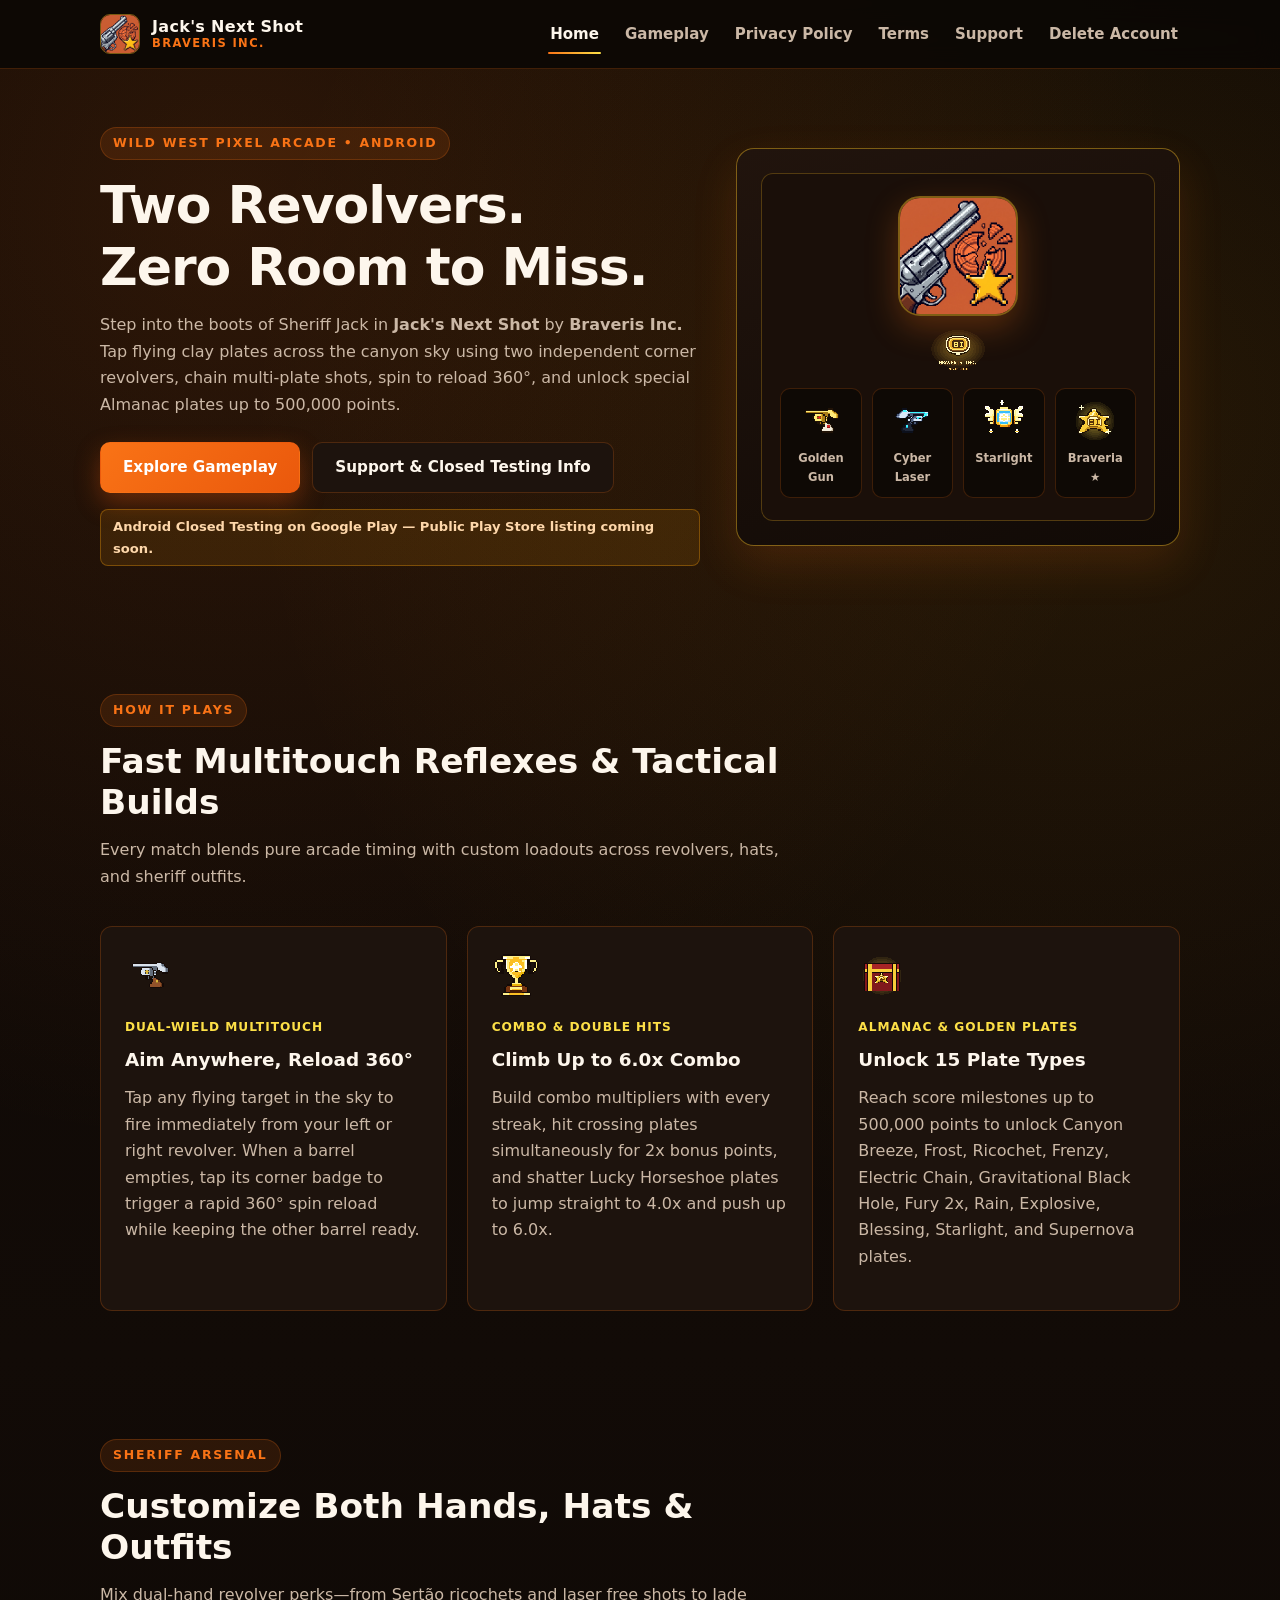
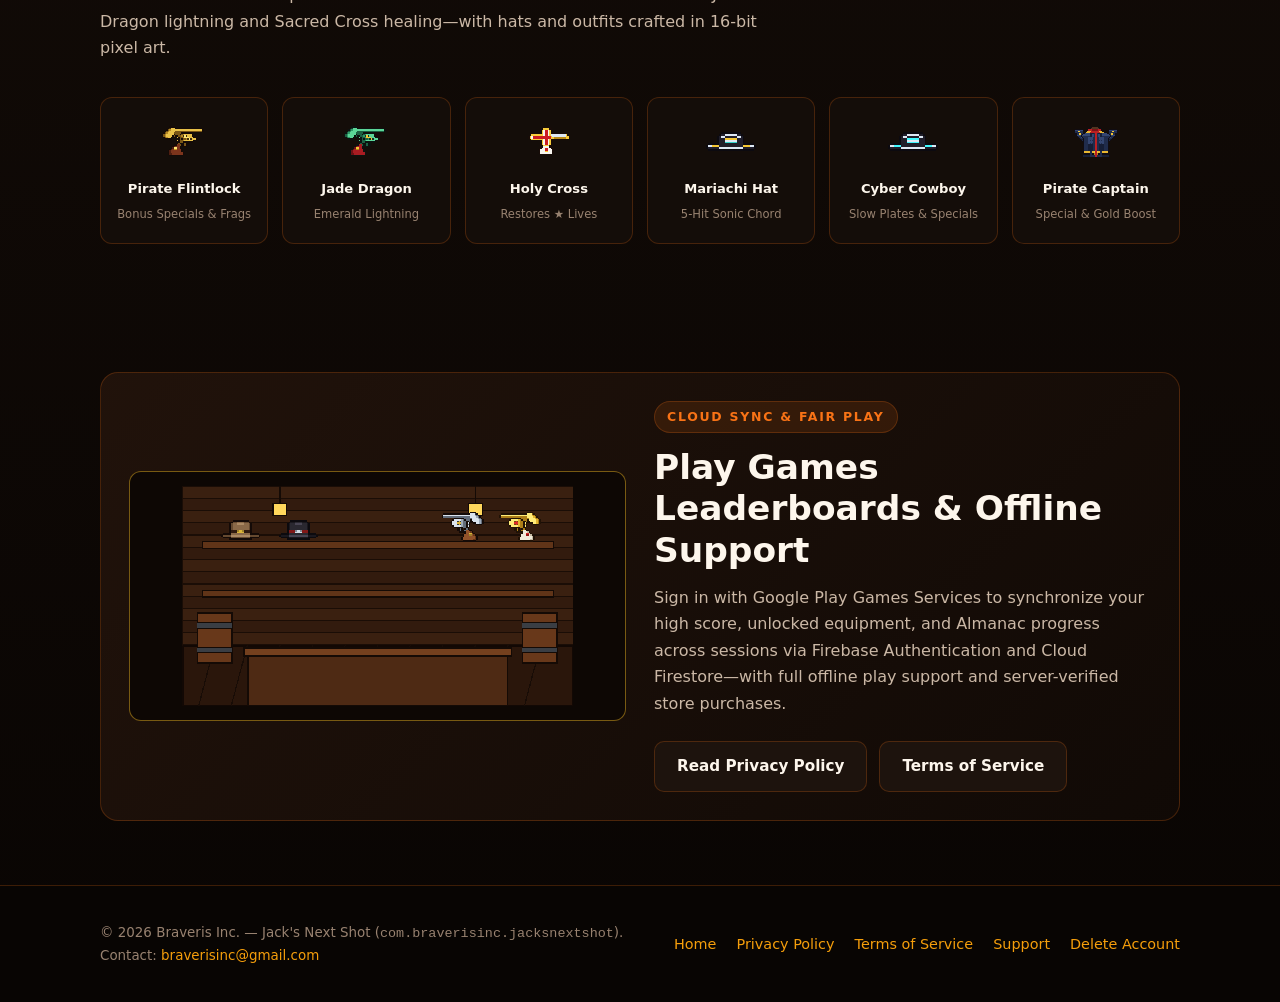
<file: index.html>
<!DOCTYPE html>
<html lang="en">
<head>
  <meta charset="UTF-8">
  <meta name="viewport" content="width=device-width, initial-scale=1.0">
  <title>Jack's Next Shot | Braveris Inc.</title>
  <meta name="description" content="Jack's Next Shot is a fast-paced Wild West dual-wield clay plate arcade shooter by Braveris Inc. for Android.">
  <link rel="canonical" href="https://aeonbeyondofeternity.github.io/jacks-next-shot-web/">
  <link rel="icon" type="image/png" href="./assets/img/branding/game_icon.png">
  <link rel="stylesheet" href="./assets/css/styles.css">
</head>
<body>
  <header class="site-header">
    <div class="container nav-bar">
      <a class="brand-link" href="./">
        <img class="brand-icon" src="./assets/img/branding/game_icon.png" alt="Jack's Next Shot Icon">
        <span class="brand-text">
          <span class="brand-title">Jack's Next Shot</span>
          <span class="brand-sub">Braveris Inc.</span>
        </span>
      </a>

      <button id="nav-toggle" class="nav-toggle" type="button" aria-label="Toggle Menu" aria-expanded="false" aria-controls="primary-nav">☰</button>

      <nav id="primary-nav" class="nav-links" aria-label="Main Navigation">
        <a href="./" aria-current="page">Home</a>
        <a href="#gameplay">Gameplay</a>
        <a href="./privacy-policy/">Privacy Policy</a>
        <a href="./terms/">Terms</a>
        <a href="./support/">Support</a>
        <a href="./delete-account/">Delete Account</a>
      </nav>
    </div>
  </header>

  <main>
    <section class="hero">
      <div class="container hero-grid">
        <div>
          <span class="eyebrow">Wild West Pixel Arcade • Android</span>
          <h1>Two Revolvers.<br>Zero Room to Miss.</h1>
          <p>
            Step into the boots of Sheriff Jack in <strong>Jack's Next Shot</strong> by <strong>Braveris Inc.</strong>
            Tap flying clay plates across the canyon sky using two independent corner revolvers, chain multi-plate shots,
            spin to reload 360°, and unlock special Almanac plates up to 500,000 points.
          </p>

          <div class="btn-row">
            <a class="btn btn-primary" href="#gameplay">Explore Gameplay</a>
            <a class="btn btn-secondary" href="./support/">Support &amp; Closed Testing Info</a>
          </div>

          <div class="status-pill" role="status">
            <span>Android Closed Testing on Google Play — Public Play Store listing coming soon.</span>
          </div>
        </div>

        <div class="hero-showcase">
          <div class="hero-art-stage">
            <img class="hero-icon-main" src="./assets/img/branding/game_icon.png" alt="Jack's Next Shot Official App Icon">
            <img class="studio-wordmark pixel-art" src="./assets/img/branding/braveria_logo_glow.png" alt="Braveris Studio Logo">
            <div class="showcase-sprites">
              <div class="sprite-chip">
                <img class="pixel-art" src="./assets/img/weapons/golden_revolver.png" alt="Golden Revolver">
                <span>Golden Gun</span>
              </div>
              <div class="sprite-chip">
                <img class="pixel-art" src="./assets/img/weapons/laser_revolver_deitada.png" alt="Cyber Laser Revolver">
                <span>Cyber Laser</span>
              </div>
              <div class="sprite-chip">
                <img class="pixel-art" src="./assets/img/ui/plate_starlight.png" alt="Starlight Plate">
                <span>Starlight</span>
              </div>
              <div class="sprite-chip">
                <img class="pixel-art" src="./assets/img/ui/braveria_star_glow.png" alt="Braveria Star">
                <span>Braveria ★</span>
              </div>
            </div>
          </div>
        </div>
      </div>
    </section>

    <section id="gameplay">
      <div class="container">
        <div class="section-header reveal">
          <span class="eyebrow">How It Plays</span>
          <h2>Fast Multitouch Reflexes &amp; Tactical Builds</h2>
          <p>
            Every match blends pure arcade timing with custom loadouts across revolvers, hats, and sheriff outfits.
          </p>
        </div>

        <div class="cards-grid">
          <article class="card reveal">
            <img class="card-sprite pixel-art" src="./assets/img/weapons/classic_revolver.png" alt="Dual Revolvers">
            <span class="card-badge">Dual-Wield Multitouch</span>
            <h3>Aim Anywhere, Reload 360°</h3>
            <p>
              Tap any flying target in the sky to fire immediately from your left or right revolver. When a barrel empties,
              tap its corner badge to trigger a rapid 360° spin reload while keeping the other barrel ready.
            </p>
          </article>

          <article class="card reveal">
            <img class="card-sprite pixel-art" src="./assets/img/branding/leaderboard_trophy.png" alt="Combo Multiplier">
            <span class="card-badge">Combo &amp; Double Hits</span>
            <h3>Climb Up to 6.0x Combo</h3>
            <p>
              Build combo multipliers with every streak, hit crossing plates simultaneously for 2x bonus points,
              and shatter Lucky Horseshoe plates to jump straight to 4.0x and push up to 6.0x.
            </p>
          </article>

          <article class="card reveal">
            <img class="card-sprite pixel-art" src="./assets/img/ui/day7_special_chest.png" alt="Special Plates Almanac">
            <span class="card-badge">Almanac &amp; Golden Plates</span>
            <h3>Unlock 15 Plate Types</h3>
            <p>
              Reach score milestones up to 500,000 points to unlock Canyon Breeze, Frost, Ricochet, Frenzy,
              Electric Chain, Gravitational Black Hole, Fury 2x, Rain, Explosive, Blessing, Starlight, and Supernova plates.
            </p>
          </article>
        </div>
      </div>
    </section>

    <section>
      <div class="container">
        <div class="section-header reveal">
          <span class="eyebrow">Sheriff Arsenal</span>
          <h2>Customize Both Hands, Hats &amp; Outfits</h2>
          <p>
            Mix dual-hand revolver perks—from Sertão ricochets and laser free shots to Jade Dragon lightning and Sacred Cross healing—with hats and outfits crafted in 16-bit pixel art.
          </p>
        </div>

        <div class="arsenal-strip reveal">
          <div class="arsenal-item">
            <img class="pixel-art" src="./assets/img/weapons/pirate_flintlock.png" alt="Pirate Flintlock">
            <strong>Pirate Flintlock</strong>
            <span>Bonus Specials &amp; Frags</span>
          </div>
          <div class="arsenal-item">
            <img class="pixel-art" src="./assets/img/weapons/jade_dragon_revolver.png" alt="Jade Dragon Revolver">
            <strong>Jade Dragon</strong>
            <span>Emerald Lightning</span>
          </div>
          <div class="arsenal-item">
            <img class="pixel-art" src="./assets/img/weapons/cross_revolver.png" alt="Holy Cross Cannon">
            <strong>Holy Cross</strong>
            <span>Restores ★ Lives</span>
          </div>
          <div class="arsenal-item">
            <img class="pixel-art" src="./assets/img/hats/mariachi_sombrero.png" alt="Mariachi Sombrero">
            <strong>Mariachi Hat</strong>
            <span>5-Hit Sonic Chord</span>
          </div>
          <div class="arsenal-item">
            <img class="pixel-art" src="./assets/img/hats/cyber_cowboy.png" alt="Cyber Cowboy Hat">
            <strong>Cyber Cowboy</strong>
            <span>Slow Plates &amp; Specials</span>
          </div>
          <div class="arsenal-item">
            <img class="pixel-art" src="./assets/img/outfits/pirate_captain.png" alt="Pirate Captain Outfit">
            <strong>Pirate Captain</strong>
            <span>Special &amp; Gold Boost</span>
          </div>
        </div>
      </div>
    </section>

    <section>
      <div class="container">
        <div class="scene-banner reveal">
          <div class="scene-preview-box">
            <img class="pixel-art" src="./assets/img/ui/shop.png" alt="Sheriff Shop Pixel Art Backdrop">
          </div>
          <div>
            <span class="eyebrow">Cloud Sync &amp; Fair Play</span>
            <h2>Play Games Leaderboards &amp; Offline Support</h2>
            <p>
              Sign in with Google Play Games Services to synchronize your high score, unlocked equipment, and Almanac progress across sessions via Firebase Authentication and Cloud Firestore—with full offline play support and server-verified store purchases.
            </p>
            <div class="btn-row">
              <a class="btn btn-secondary" href="./privacy-policy/">Read Privacy Policy</a>
              <a class="btn btn-secondary" href="./terms/">Terms of Service</a>
            </div>
          </div>
        </div>
      </div>
    </section>
  </main>

  <footer class="site-footer">
    <div class="container footer-grid">
      <div>
        <p class="footer-copy">&copy; 2026 Braveris Inc. — Jack's Next Shot (<code>com.braverisinc.jacksnextshot</code>).</p>
        <p class="footer-copy">Contact: <a href="mailto:braverisinc@gmail.com">braverisinc@gmail.com</a></p>
      </div>
      <div class="footer-links">
        <a href="./">Home</a>
        <a href="./privacy-policy/">Privacy Policy</a>
        <a href="./terms/">Terms of Service</a>
        <a href="./support/">Support</a>
        <a href="./delete-account/">Delete Account</a>
      </div>
    </div>
  </footer>

  <script defer src="./assets/js/site.js"></script>
</body>
</html>
</file>
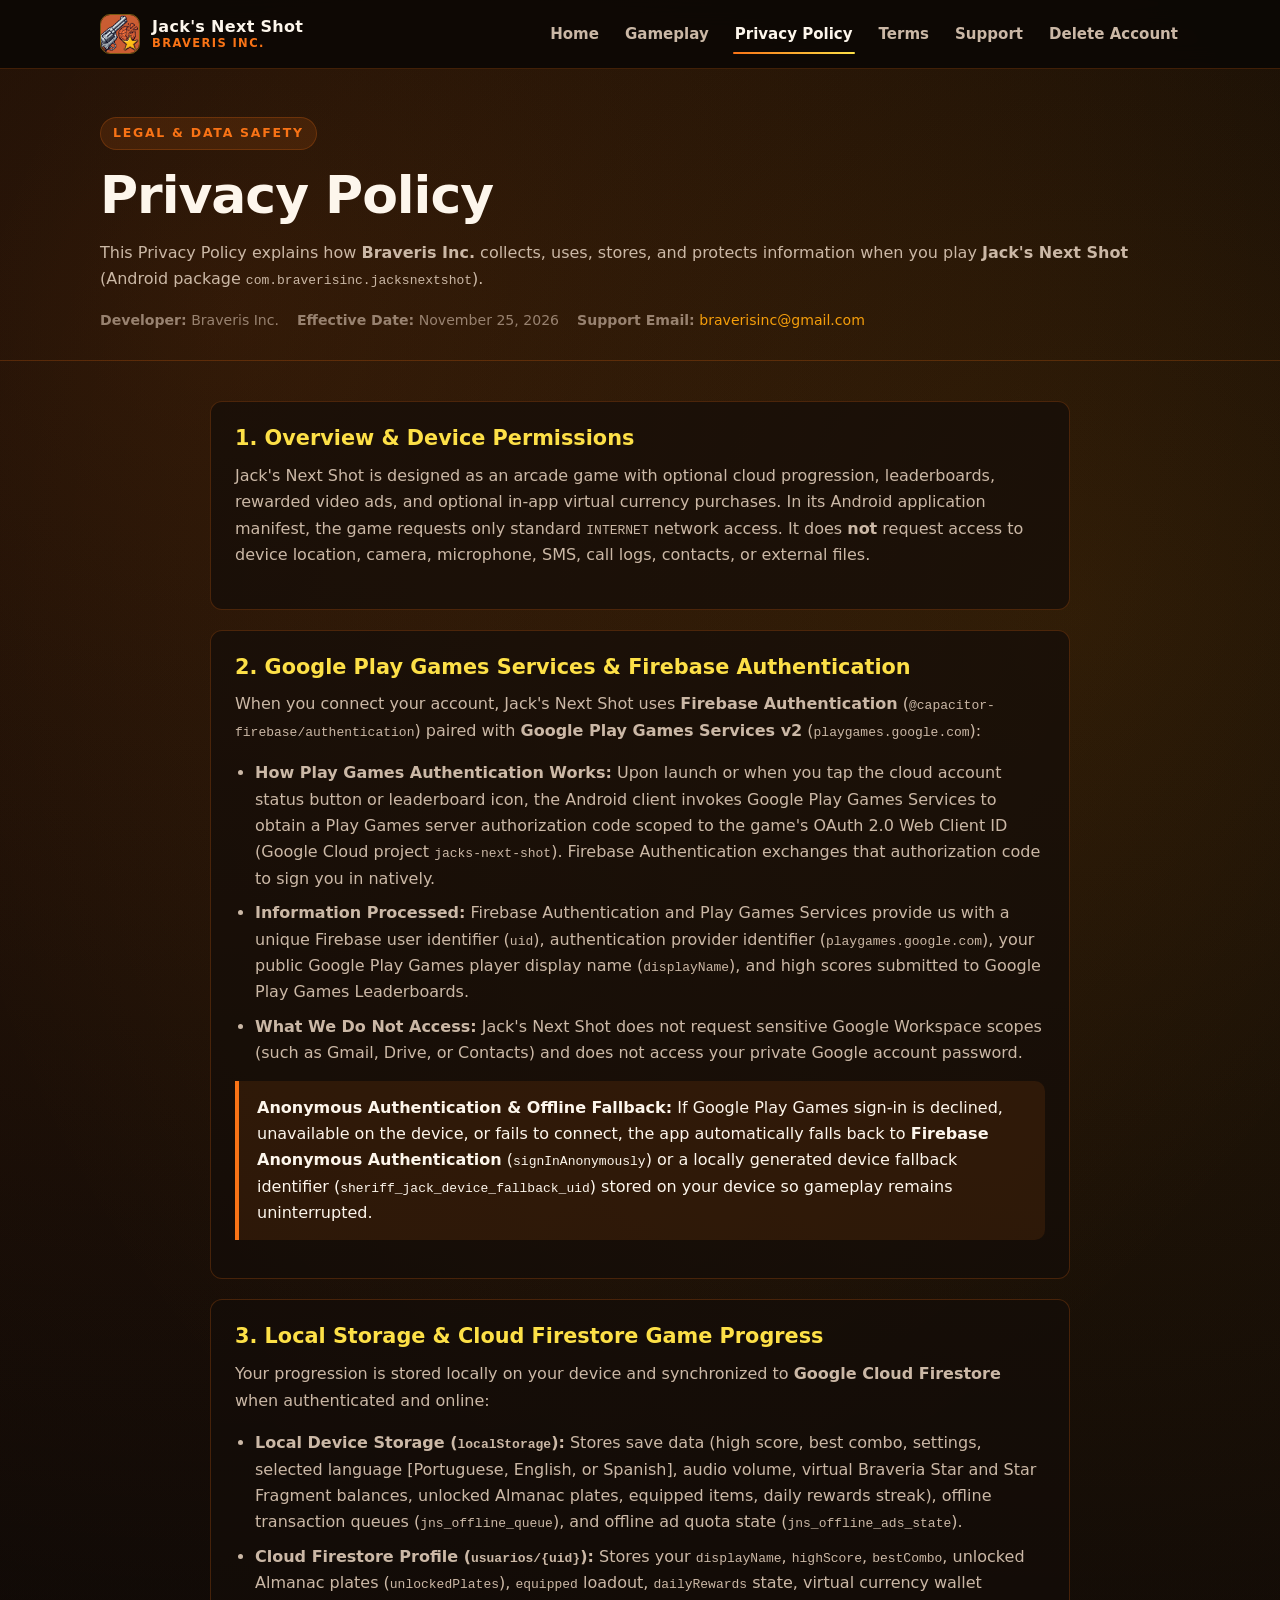
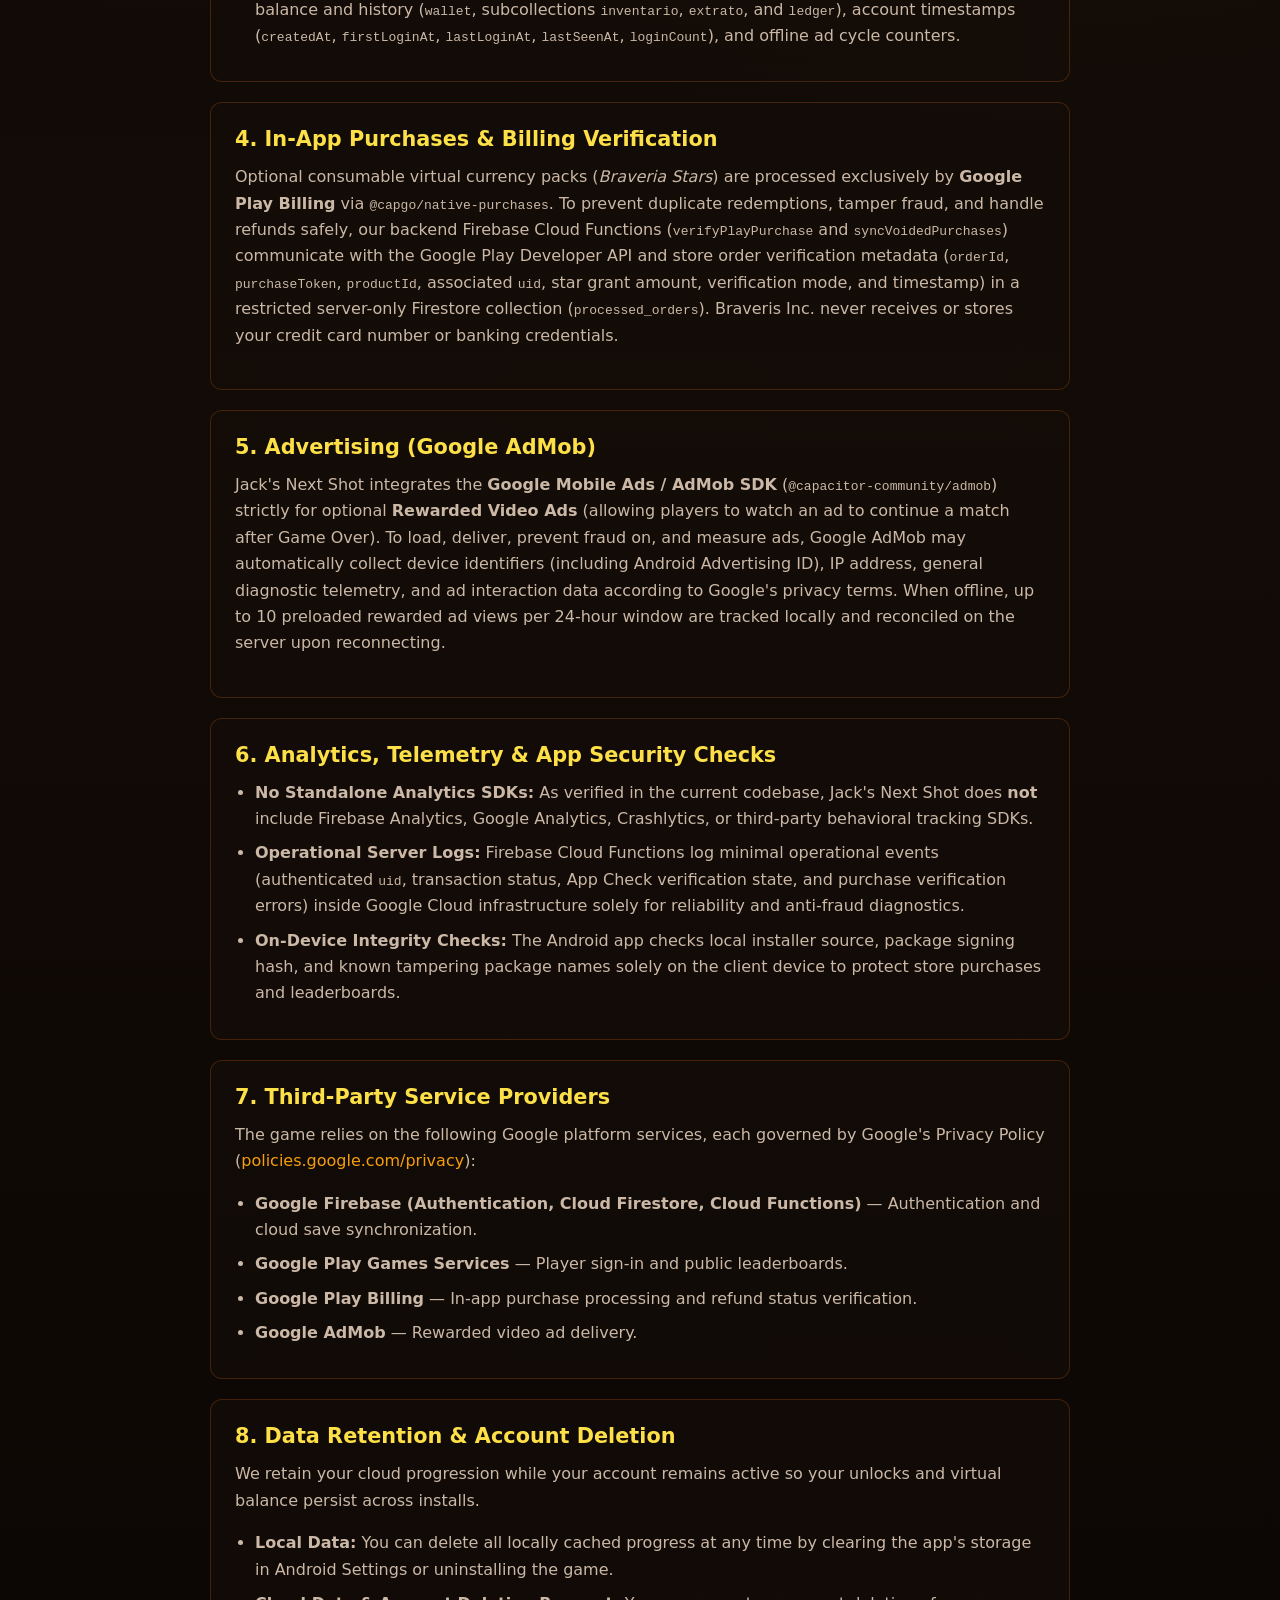
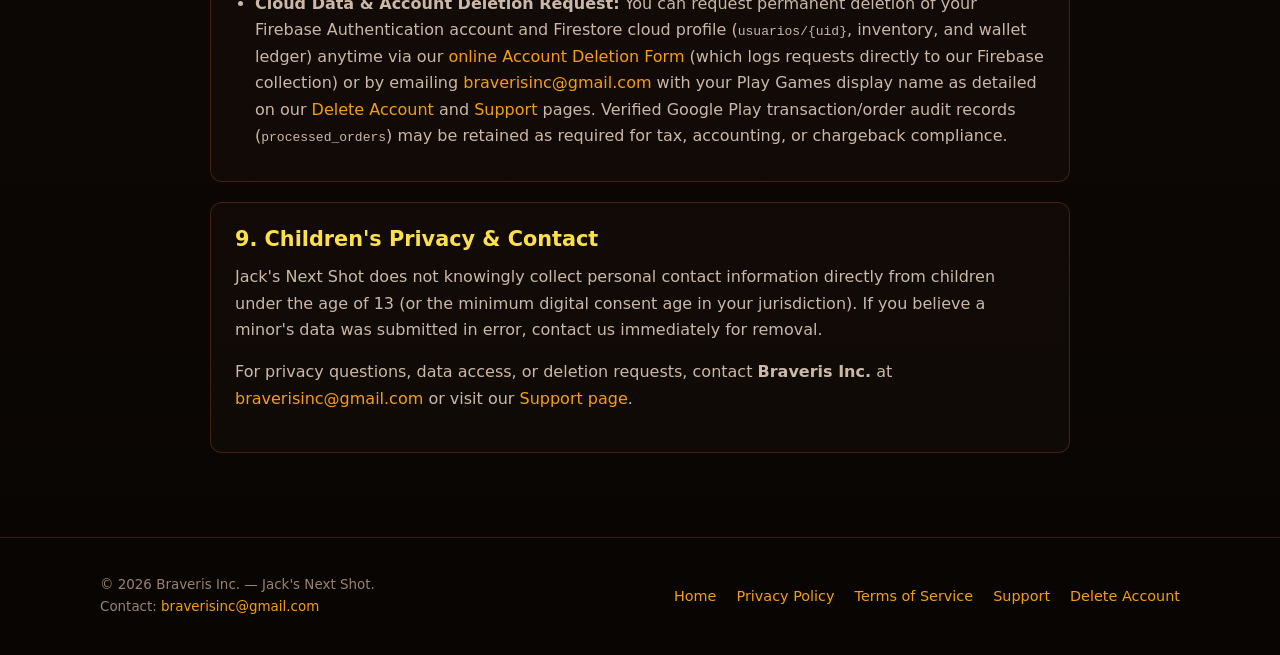
<file: privacy-policy/index.html>
<!DOCTYPE html>
<html lang="en">
<head>
  <meta charset="UTF-8">
  <meta name="viewport" content="width=device-width, initial-scale=1.0">
  <title>Privacy Policy | Jack's Next Shot — Braveris Inc.</title>
  <meta name="description" content="Official Privacy Policy for Jack's Next Shot (com.braverisinc.jacksnextshot) developed by Braveris Inc.">
  <link rel="canonical" href="https://aeonbeyondofeternity.github.io/jacks-next-shot-web/privacy-policy/">
  <link rel="icon" type="image/png" href="../assets/img/branding/game_icon.png">
  <link rel="stylesheet" href="../assets/css/styles.css">
</head>
<body>
  <header class="site-header">
    <div class="container nav-bar">
      <a class="brand-link" href="../">
        <img class="brand-icon" src="../assets/img/branding/game_icon.png" alt="Jack's Next Shot Icon">
        <span class="brand-text">
          <span class="brand-title">Jack's Next Shot</span>
          <span class="brand-sub">Braveris Inc.</span>
        </span>
      </a>

      <button id="nav-toggle" class="nav-toggle" type="button" aria-label="Toggle Menu" aria-expanded="false" aria-controls="primary-nav">☰</button>

      <nav id="primary-nav" class="nav-links" aria-label="Main Navigation">
        <a href="../">Home</a>
        <a href="../#gameplay">Gameplay</a>
        <a href="./" aria-current="page">Privacy Policy</a>
        <a href="../terms/">Terms</a>
        <a href="../support/">Support</a>
        <a href="../delete-account/">Delete Account</a>
      </nav>
    </div>
  </header>

  <main>
    <div class="doc-hero">
      <div class="container">
        <span class="eyebrow">Legal &amp; Data Safety</span>
        <h1>Privacy Policy</h1>
        <p>
          This Privacy Policy explains how <strong>Braveris Inc.</strong> collects, uses, stores, and protects information when you play
          <strong>Jack's Next Shot</strong> (Android package <code>com.braverisinc.jacksnextshot</code>).
        </p>
        <div class="doc-meta">
          <span><strong>Developer:</strong> Braveris Inc.</span>
          <span><strong>Effective Date:</strong> November 25, 2026</span>
          <span><strong>Support Email:</strong> <a href="mailto:braverisinc@gmail.com">braverisinc@gmail.com</a></span>
        </div>
      </div>
    </div>

    <div class="container doc-body">
      <section class="doc-section">
        <h2>1. Overview &amp; Device Permissions</h2>
        <p>
          Jack's Next Shot is designed as an arcade game with optional cloud progression, leaderboards, rewarded video ads, and optional in-app virtual currency purchases.
          In its Android application manifest, the game requests only standard <code>INTERNET</code> network access.
          It does <strong>not</strong> request access to device location, camera, microphone, SMS, call logs, contacts, or external files.
        </p>
      </section>

      <section class="doc-section">
        <h2>2. Google Play Games Services &amp; Firebase Authentication</h2>
        <p>
          When you connect your account, Jack's Next Shot uses <strong>Firebase Authentication</strong> (<code>@capacitor-firebase/authentication</code>) paired with <strong>Google Play Games Services v2</strong> (<code>playgames.google.com</code>):
        </p>
        <ul>
          <li>
            <strong>How Play Games Authentication Works:</strong> Upon launch or when you tap the cloud account status button or leaderboard icon, the Android client invokes Google Play Games Services to obtain a Play Games server authorization code scoped to the game's OAuth 2.0 Web Client ID (Google Cloud project <code>jacks-next-shot</code>). Firebase Authentication exchanges that authorization code to sign you in natively.
          </li>
          <li>
            <strong>Information Processed:</strong> Firebase Authentication and Play Games Services provide us with a unique Firebase user identifier (<code>uid</code>), authentication provider identifier (<code>playgames.google.com</code>), your public Google Play Games player display name (<code>displayName</code>), and high scores submitted to Google Play Games Leaderboards.
          </li>
          <li>
            <strong>What We Do Not Access:</strong> Jack's Next Shot does not request sensitive Google Workspace scopes (such as Gmail, Drive, or Contacts) and does not access your private Google account password.
          </li>
        </ul>

        <div class="callout-box">
          <strong>Anonymous Authentication &amp; Offline Fallback:</strong> If Google Play Games sign-in is declined, unavailable on the device, or fails to connect, the app automatically falls back to <strong>Firebase Anonymous Authentication</strong> (<code>signInAnonymously</code>) or a locally generated device fallback identifier (<code>sheriff_jack_device_fallback_uid</code>) stored on your device so gameplay remains uninterrupted.
        </div>
      </section>

      <section class="doc-section">
        <h2>3. Local Storage &amp; Cloud Firestore Game Progress</h2>
        <p>Your progression is stored locally on your device and synchronized to <strong>Google Cloud Firestore</strong> when authenticated and online:</p>
        <ul>
          <li>
            <strong>Local Device Storage (<code>localStorage</code>):</strong> Stores save data (high score, best combo, settings, selected language [Portuguese, English, or Spanish], audio volume, virtual Braveria Star and Star Fragment balances, unlocked Almanac plates, equipped items, daily rewards streak), offline transaction queues (<code>jns_offline_queue</code>), and offline ad quota state (<code>jns_offline_ads_state</code>).
          </li>
          <li>
            <strong>Cloud Firestore Profile (<code>usuarios/{uid}</code>):</strong> Stores your <code>displayName</code>, <code>highScore</code>, <code>bestCombo</code>, unlocked Almanac plates (<code>unlockedPlates</code>), <code>equipped</code> loadout, <code>dailyRewards</code> state, virtual currency wallet balance and history (<code>wallet</code>, subcollections <code>inventario</code>, <code>extrato</code>, and <code>ledger</code>), account timestamps (<code>createdAt</code>, <code>firstLoginAt</code>, <code>lastLoginAt</code>, <code>lastSeenAt</code>, <code>loginCount</code>), and offline ad cycle counters.
          </li>
        </ul>
      </section>

      <section class="doc-section">
        <h2>4. In-App Purchases &amp; Billing Verification</h2>
        <p>
          Optional consumable virtual currency packs (<em>Braveria Stars</em>) are processed exclusively by <strong>Google Play Billing</strong> via <code>@capgo/native-purchases</code>.
          To prevent duplicate redemptions, tamper fraud, and handle refunds safely, our backend Firebase Cloud Functions (<code>verifyPlayPurchase</code> and <code>syncVoidedPurchases</code>) communicate with the Google Play Developer API and store order verification metadata (<code>orderId</code>, <code>purchaseToken</code>, <code>productId</code>, associated <code>uid</code>, star grant amount, verification mode, and timestamp) in a restricted server-only Firestore collection (<code>processed_orders</code>).
          Braveris Inc. never receives or stores your credit card number or banking credentials.
        </p>
      </section>

      <section class="doc-section">
        <h2>5. Advertising (Google AdMob)</h2>
        <p>
          Jack's Next Shot integrates the <strong>Google Mobile Ads / AdMob SDK</strong> (<code>@capacitor-community/admob</code>) strictly for optional <strong>Rewarded Video Ads</strong> (allowing players to watch an ad to continue a match after Game Over).
          To load, deliver, prevent fraud on, and measure ads, Google AdMob may automatically collect device identifiers (including Android Advertising ID), IP address, general diagnostic telemetry, and ad interaction data according to Google's privacy terms.
          When offline, up to 10 preloaded rewarded ad views per 24-hour window are tracked locally and reconciled on the server upon reconnecting.
        </p>
      </section>

      <section class="doc-section">
        <h2>6. Analytics, Telemetry &amp; App Security Checks</h2>
        <ul>
          <li><strong>No Standalone Analytics SDKs:</strong> As verified in the current codebase, Jack's Next Shot does <strong>not</strong> include Firebase Analytics, Google Analytics, Crashlytics, or third-party behavioral tracking SDKs.</li>
          <li><strong>Operational Server Logs:</strong> Firebase Cloud Functions log minimal operational events (authenticated <code>uid</code>, transaction status, App Check verification state, and purchase verification errors) inside Google Cloud infrastructure solely for reliability and anti-fraud diagnostics.</li>
          <li><strong>On-Device Integrity Checks:</strong> The Android app checks local installer source, package signing hash, and known tampering package names solely on the client device to protect store purchases and leaderboards.</li>
        </ul>
      </section>

      <section class="doc-section">
        <h2>7. Third-Party Service Providers</h2>
        <p>The game relies on the following Google platform services, each governed by Google's Privacy Policy (<a href="https://policies.google.com/privacy" target="_blank" rel="noopener noreferrer">policies.google.com/privacy</a>):</p>
        <ul>
          <li><strong>Google Firebase (Authentication, Cloud Firestore, Cloud Functions)</strong> — Authentication and cloud save synchronization.</li>
          <li><strong>Google Play Games Services</strong> — Player sign-in and public leaderboards.</li>
          <li><strong>Google Play Billing</strong> — In-app purchase processing and refund status verification.</li>
          <li><strong>Google AdMob</strong> — Rewarded video ad delivery.</li>
        </ul>
      </section>

      <section class="doc-section">
        <h2>8. Data Retention &amp; Account Deletion</h2>
        <p>
          We retain your cloud progression while your account remains active so your unlocks and virtual balance persist across installs.
        </p>
        <ul>
          <li><strong>Local Data:</strong> You can delete all locally cached progress at any time by clearing the app's storage in Android Settings or uninstalling the game.</li>
          <li><strong>Cloud Data &amp; Account Deletion Request:</strong> You can request permanent deletion of your Firebase Authentication account and Firestore cloud profile (<code>usuarios/{uid}</code>, inventory, and wallet ledger) anytime via our <a href="../delete-account/">online Account Deletion Form</a> (which logs requests directly to our Firebase collection) or by emailing <a href="mailto:braverisinc@gmail.com">braverisinc@gmail.com</a> with your Play Games display name as detailed on our <a href="../delete-account/">Delete Account</a> and <a href="../support/">Support</a> pages. Verified Google Play transaction/order audit records (<code>processed_orders</code>) may be retained as required for tax, accounting, or chargeback compliance.</li>
        </ul>
      </section>

      <section class="doc-section">
        <h2>9. Children's Privacy &amp; Contact</h2>
        <p>
          Jack's Next Shot does not knowingly collect personal contact information directly from children under the age of 13 (or the minimum digital consent age in your jurisdiction). If you believe a minor's data was submitted in error, contact us immediately for removal.
        </p>
        <p>
          For privacy questions, data access, or deletion requests, contact <strong>Braveris Inc.</strong> at <a href="mailto:braverisinc@gmail.com">braverisinc@gmail.com</a> or visit our <a href="../support/">Support page</a>.
        </p>
      </section>
    </div>
  </main>

  <footer class="site-footer">
    <div class="container footer-grid">
      <div>
        <p class="footer-copy">&copy; 2026 Braveris Inc. — Jack's Next Shot.</p>
        <p class="footer-copy">Contact: <a href="mailto:braverisinc@gmail.com">braverisinc@gmail.com</a></p>
      </div>
      <div class="footer-links">
        <a href="../">Home</a>
        <a href="./">Privacy Policy</a>
        <a href="../terms/">Terms of Service</a>
        <a href="../support/">Support</a>
        <a href="../delete-account/">Delete Account</a>
      </div>
    </div>
  </footer>

  <script defer src="../assets/js/site.js"></script>
</body>
</html>
</file>
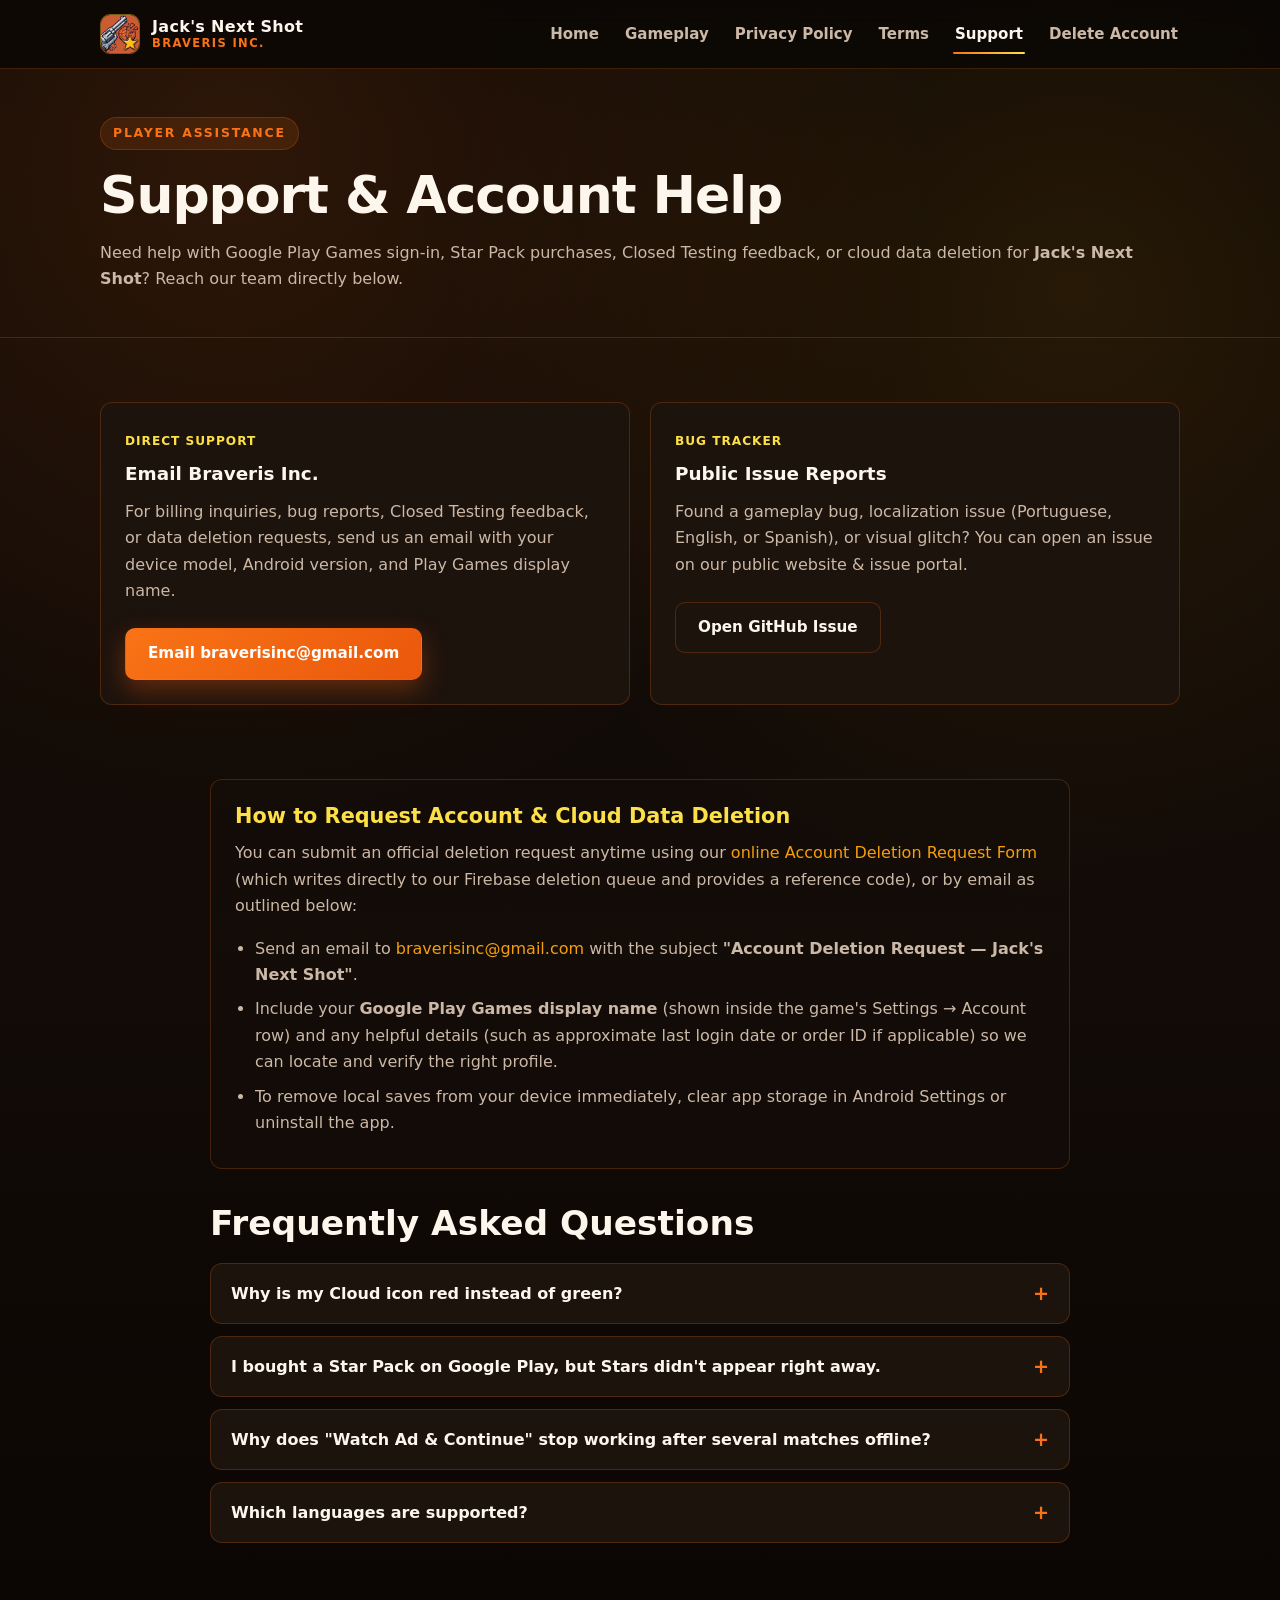
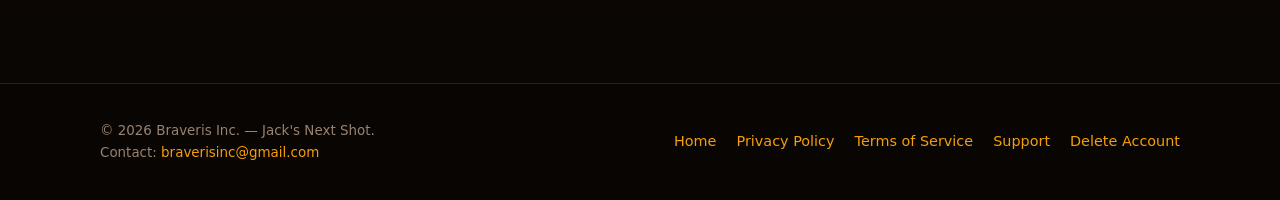
<file: support/index.html>
<!DOCTYPE html>
<html lang="en">
<head>
  <meta charset="UTF-8">
  <meta name="viewport" content="width=device-width, initial-scale=1.0">
  <title>Support | Jack's Next Shot — Braveris Inc.</title>
  <meta name="description" content="Official Player Support, Purchase Assistance, and Account Deletion requests for Jack's Next Shot by Braveris Inc.">
  <link rel="canonical" href="https://aeonbeyondofeternity.github.io/jacks-next-shot-web/support/">
  <link rel="icon" type="image/png" href="../assets/img/branding/game_icon.png">
  <link rel="stylesheet" href="../assets/css/styles.css">
</head>
<body>
  <header class="site-header">
    <div class="container nav-bar">
      <a class="brand-link" href="../">
        <img class="brand-icon" src="../assets/img/branding/game_icon.png" alt="Jack's Next Shot Icon">
        <span class="brand-text">
          <span class="brand-title">Jack's Next Shot</span>
          <span class="brand-sub">Braveris Inc.</span>
        </span>
      </a>

      <button id="nav-toggle" class="nav-toggle" type="button" aria-label="Toggle Menu" aria-expanded="false" aria-controls="primary-nav">☰</button>

      <nav id="primary-nav" class="nav-links" aria-label="Main Navigation">
        <a href="../">Home</a>
        <a href="../#gameplay">Gameplay</a>
        <a href="../privacy-policy/">Privacy Policy</a>
        <a href="../terms/">Terms</a>
        <a href="./" aria-current="page">Support</a>
        <a href="../delete-account/">Delete Account</a>
      </nav>
    </div>
  </header>

  <main>
    <div class="doc-hero">
      <div class="container">
        <span class="eyebrow">Player Assistance</span>
        <h1>Support &amp; Account Help</h1>
        <p>
          Need help with Google Play Games sign-in, Star Pack purchases, Closed Testing feedback, or cloud data deletion for <strong>Jack's Next Shot</strong>? Reach our team directly below.
        </p>
      </div>
    </div>

    <section>
      <div class="container">
        <div class="cards-grid two-col">
          <article class="card">
            <span class="card-badge">Direct Support</span>
            <h3>Email Braveris Inc.</h3>
            <p>
              For billing inquiries, bug reports, Closed Testing feedback, or data deletion requests, send us an email with your device model, Android version, and Play Games display name.
            </p>
            <div class="btn-row">
              <a class="btn btn-primary" href="mailto:braverisinc@gmail.com?subject=Jack's%20Next%20Shot%20Support">Email braverisinc@gmail.com</a>
            </div>
          </article>

          <article class="card">
            <span class="card-badge">Bug Tracker</span>
            <h3>Public Issue Reports</h3>
            <p>
              Found a gameplay bug, localization issue (Portuguese, English, or Spanish), or visual glitch? You can open an issue on our public website &amp; issue portal.
            </p>
            <div class="btn-row">
              <a class="btn btn-secondary" href="https://github.com/AeonBeyondOfEternity/jacks-next-shot-web/issues" target="_blank" rel="noopener noreferrer">Open GitHub Issue</a>
            </div>
          </article>
        </div>
      </div>
    </section>

    <section style="padding-top: 10px;">
      <div class="container doc-body" style="padding-top: 0;">
        <div class="doc-section">
          <h2>How to Request Account &amp; Cloud Data Deletion</h2>
          <p>
            You can submit an official deletion request anytime using our <a href="../delete-account/">online Account Deletion Request Form</a> (which writes directly to our Firebase deletion queue and provides a reference code), or by email as outlined below:
          </p>
          <ul>
            <li>Send an email to <a href="mailto:braverisinc@gmail.com?subject=Account%20Deletion%20Request%20-%20Jacks%20Next%20Shot">braverisinc@gmail.com</a> with the subject <strong>"Account Deletion Request — Jack's Next Shot"</strong>.</li>
            <li>Include your <strong>Google Play Games display name</strong> (shown inside the game's Settings → Account row) and any helpful details (such as approximate last login date or order ID if applicable) so we can locate and verify the right profile.</li>
            <li>To remove local saves from your device immediately, clear app storage in Android Settings or uninstall the app.</li>
          </ul>
        </div>

        <h2 style="margin: 34px 0 18px;">Frequently Asked Questions</h2>

        <div class="faq-item">
          <button class="faq-btn" type="button" aria-expanded="false">
            <span>Why is my Cloud icon red instead of green?</span>
            <span class="faq-icon">+</span>
          </button>
          <div class="faq-panel">
            <p>
              A red cloud icon indicates the game is currently using an offline or anonymous local session rather than a synced Google Play Games account. Ensure the Google Play Games app is installed and updated, then open <strong>Settings → Account</strong> and tap the cloud icon to trigger sign-in.
            </p>
          </div>
        </div>

        <div class="faq-item">
          <button class="faq-btn" type="button" aria-expanded="false">
            <span>I bought a Star Pack on Google Play, but Stars didn't appear right away.</span>
            <span class="faq-icon">+</span>
          </button>
          <div class="faq-panel">
            <p>
              Make sure you are online, then reopen the <strong>Shop</strong> screen—Jack's Next Shot automatically checks and verifies pending Google Play purchases silently when opening the store or tapping your Cloud Account button. If the issue persists, email <a href="mailto:braverisinc@gmail.com">braverisinc@gmail.com</a> with your Google Play Order ID (<code>GPA.xxxx-...</code>).
            </p>
          </div>
        </div>

        <div class="faq-item">
          <button class="faq-btn" type="button" aria-expanded="false">
            <span>Why does "Watch Ad &amp; Continue" stop working after several matches offline?</span>
            <span class="faq-icon">+</span>
          </button>
          <div class="faq-panel">
            <p>
              To preserve fairness while offline, preloaded rewarded ads are capped at <strong>10 uses per 24-hour window</strong>. Simply reconnect to the internet so AdMob can load fresh rewarded videos and reset your quota.
            </p>
          </div>
        </div>

        <div class="faq-item">
          <button class="faq-btn" type="button" aria-expanded="false">
            <span>Which languages are supported?</span>
            <span class="faq-icon">+</span>
          </button>
          <div class="faq-panel">
            <p>
              Jack's Next Shot supports <strong>Portuguese (Brazil)</strong>, <strong>English</strong>, and <strong>Spanish</strong>. You can switch languages anytime via the top-right language button on the town map or in <strong>Settings → Language</strong>.
            </p>
          </div>
        </div>
      </div>
    </section>
  </main>

  <footer class="site-footer">
    <div class="container footer-grid">
      <div>
        <p class="footer-copy">&copy; 2026 Braveris Inc. — Jack's Next Shot.</p>
        <p class="footer-copy">Contact: <a href="mailto:braverisinc@gmail.com">braverisinc@gmail.com</a></p>
      </div>
      <div class="footer-links">
        <a href="../">Home</a>
        <a href="../privacy-policy/">Privacy Policy</a>
        <a href="../terms/">Terms of Service</a>
        <a href="./">Support</a>
        <a href="../delete-account/">Delete Account</a>
      </div>
    </div>
  </footer>

  <script defer src="../assets/js/site.js"></script>
</body>
</html>
</file>
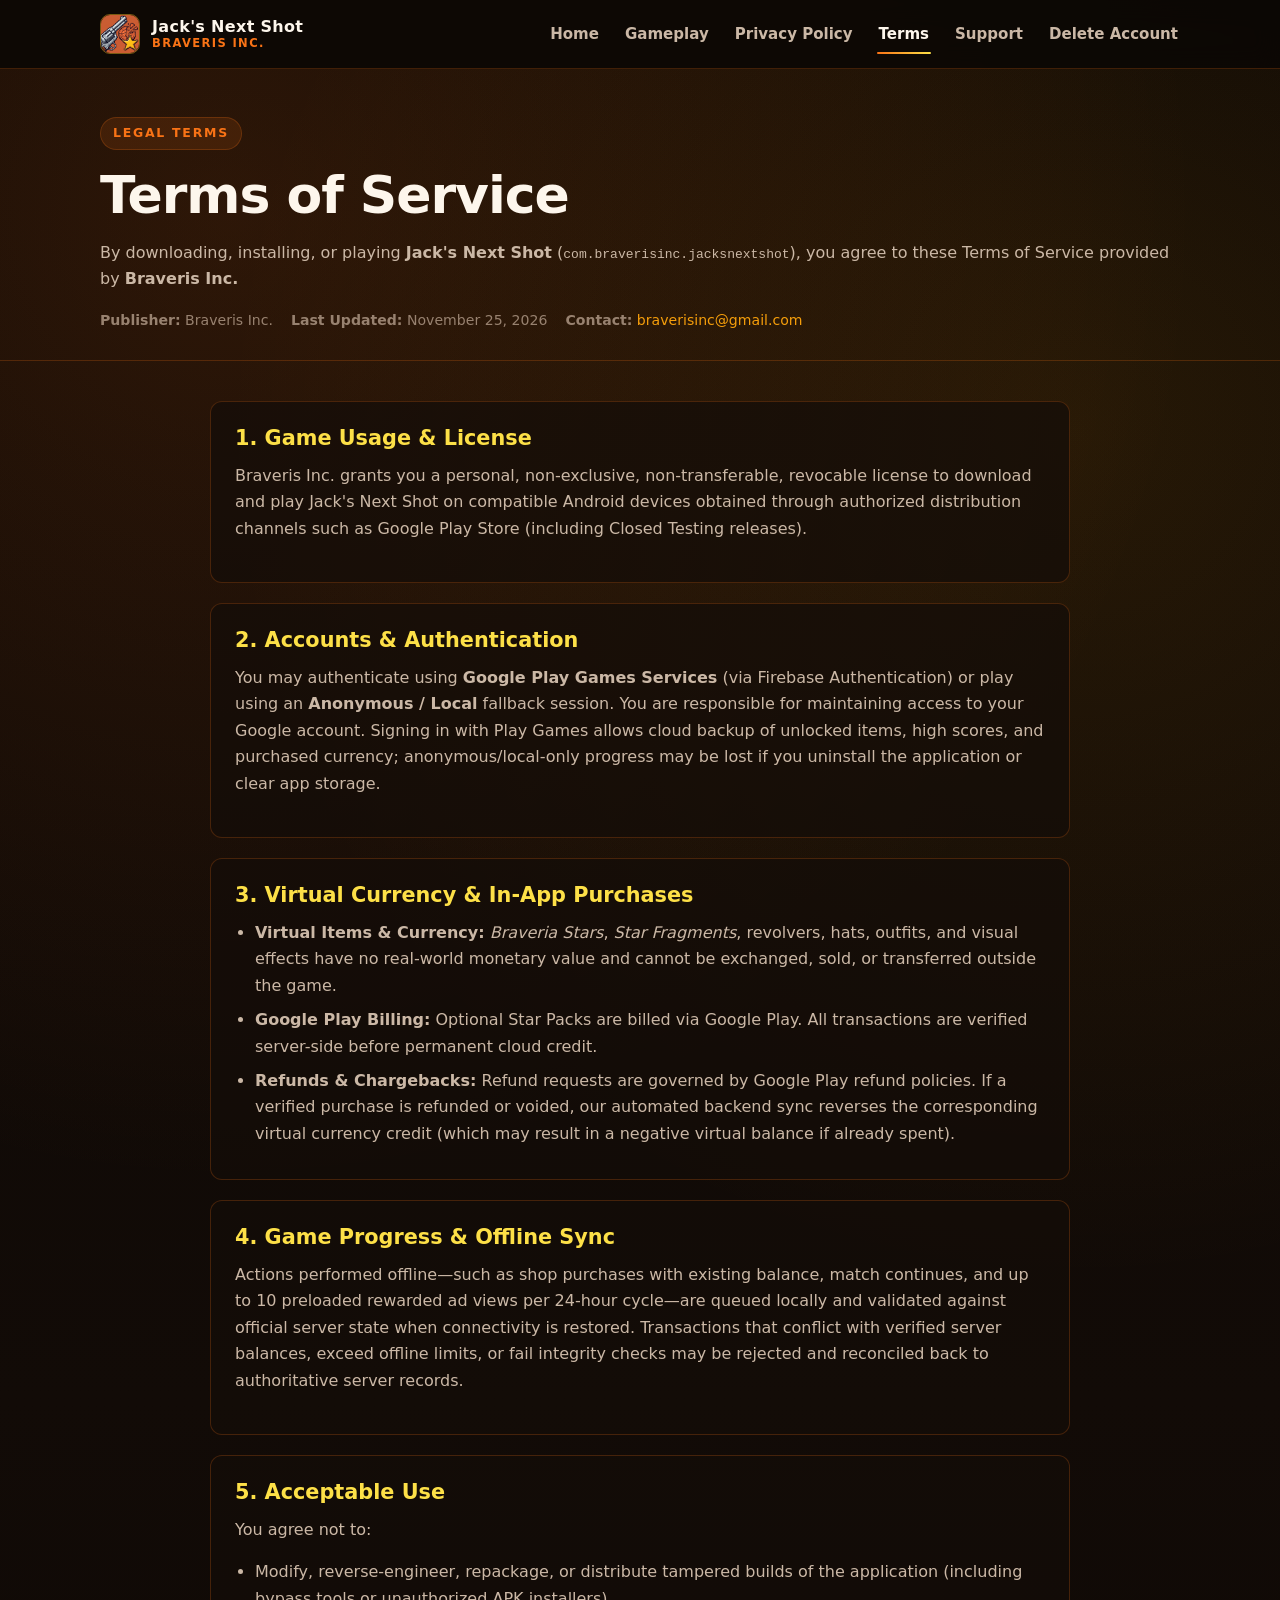
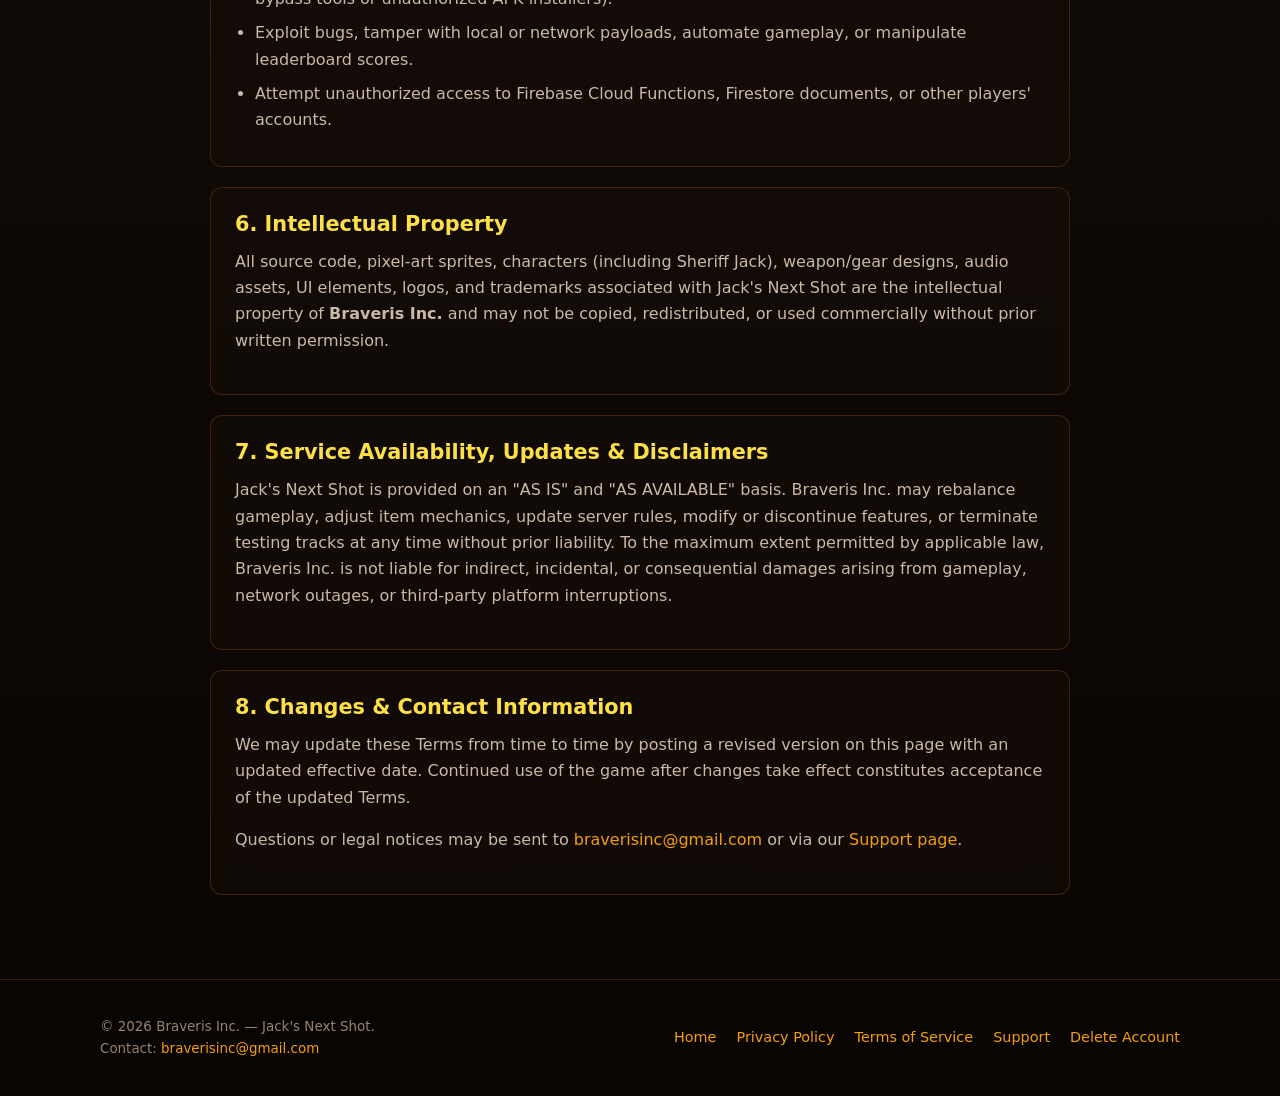
<file: terms/index.html>
<!DOCTYPE html>
<html lang="en">
<head>
  <meta charset="UTF-8">
  <meta name="viewport" content="width=device-width, initial-scale=1.0">
  <title>Terms of Service | Jack's Next Shot — Braveris Inc.</title>
  <meta name="description" content="Terms of Service for Jack's Next Shot (com.braverisinc.jacksnextshot) by Braveris Inc.">
  <link rel="canonical" href="https://aeonbeyondofeternity.github.io/jacks-next-shot-web/terms/">
  <link rel="icon" type="image/png" href="../assets/img/branding/game_icon.png">
  <link rel="stylesheet" href="../assets/css/styles.css">
</head>
<body>
  <header class="site-header">
    <div class="container nav-bar">
      <a class="brand-link" href="../">
        <img class="brand-icon" src="../assets/img/branding/game_icon.png" alt="Jack's Next Shot Icon">
        <span class="brand-text">
          <span class="brand-title">Jack's Next Shot</span>
          <span class="brand-sub">Braveris Inc.</span>
        </span>
      </a>

      <button id="nav-toggle" class="nav-toggle" type="button" aria-label="Toggle Menu" aria-expanded="false" aria-controls="primary-nav">☰</button>

      <nav id="primary-nav" class="nav-links" aria-label="Main Navigation">
        <a href="../">Home</a>
        <a href="../#gameplay">Gameplay</a>
        <a href="../privacy-policy/">Privacy Policy</a>
        <a href="./" aria-current="page">Terms</a>
        <a href="../support/">Support</a>
        <a href="../delete-account/">Delete Account</a>
      </nav>
    </div>
  </header>

  <main>
    <div class="doc-hero">
      <div class="container">
        <span class="eyebrow">Legal Terms</span>
        <h1>Terms of Service</h1>
        <p>
          By downloading, installing, or playing <strong>Jack's Next Shot</strong> (<code>com.braverisinc.jacksnextshot</code>), you agree to these Terms of Service provided by <strong>Braveris Inc.</strong>
        </p>
        <div class="doc-meta">
          <span><strong>Publisher:</strong> Braveris Inc.</span>
          <span><strong>Last Updated:</strong> November 25, 2026</span>
          <span><strong>Contact:</strong> <a href="mailto:braverisinc@gmail.com">braverisinc@gmail.com</a></span>
        </div>
      </div>
    </div>

    <div class="container doc-body">
      <section class="doc-section">
        <h2>1. Game Usage &amp; License</h2>
        <p>
          Braveris Inc. grants you a personal, non-exclusive, non-transferable, revocable license to download and play Jack's Next Shot on compatible Android devices obtained through authorized distribution channels such as Google Play Store (including Closed Testing releases).
        </p>
      </section>

      <section class="doc-section">
        <h2>2. Accounts &amp; Authentication</h2>
        <p>
          You may authenticate using <strong>Google Play Games Services</strong> (via Firebase Authentication) or play using an <strong>Anonymous / Local</strong> fallback session.
          You are responsible for maintaining access to your Google account. Signing in with Play Games allows cloud backup of unlocked items, high scores, and purchased currency; anonymous/local-only progress may be lost if you uninstall the application or clear app storage.
        </p>
      </section>

      <section class="doc-section">
        <h2>3. Virtual Currency &amp; In-App Purchases</h2>
        <ul>
          <li><strong>Virtual Items &amp; Currency:</strong> <em>Braveria Stars</em>, <em>Star Fragments</em>, revolvers, hats, outfits, and visual effects have no real-world monetary value and cannot be exchanged, sold, or transferred outside the game.</li>
          <li><strong>Google Play Billing:</strong> Optional Star Packs are billed via Google Play. All transactions are verified server-side before permanent cloud credit.</li>
          <li><strong>Refunds &amp; Chargebacks:</strong> Refund requests are governed by Google Play refund policies. If a verified purchase is refunded or voided, our automated backend sync reverses the corresponding virtual currency credit (which may result in a negative virtual balance if already spent).</li>
        </ul>
      </section>

      <section class="doc-section">
        <h2>4. Game Progress &amp; Offline Sync</h2>
        <p>
          Actions performed offline—such as shop purchases with existing balance, match continues, and up to 10 preloaded rewarded ad views per 24-hour cycle—are queued locally and validated against official server state when connectivity is restored.
          Transactions that conflict with verified server balances, exceed offline limits, or fail integrity checks may be rejected and reconciled back to authoritative server records.
        </p>
      </section>

      <section class="doc-section">
        <h2>5. Acceptable Use</h2>
        <p>You agree not to:</p>
        <ul>
          <li>Modify, reverse-engineer, repackage, or distribute tampered builds of the application (including bypass tools or unauthorized APK installers).</li>
          <li>Exploit bugs, tamper with local or network payloads, automate gameplay, or manipulate leaderboard scores.</li>
          <li>Attempt unauthorized access to Firebase Cloud Functions, Firestore documents, or other players' accounts.</li>
        </ul>
      </section>

      <section class="doc-section">
        <h2>6. Intellectual Property</h2>
        <p>
          All source code, pixel-art sprites, characters (including Sheriff Jack), weapon/gear designs, audio assets, UI elements, logos, and trademarks associated with Jack's Next Shot are the intellectual property of <strong>Braveris Inc.</strong> and may not be copied, redistributed, or used commercially without prior written permission.
        </p>
      </section>

      <section class="doc-section">
        <h2>7. Service Availability, Updates &amp; Disclaimers</h2>
        <p>
          Jack's Next Shot is provided on an "AS IS" and "AS AVAILABLE" basis. Braveris Inc. may rebalance gameplay, adjust item mechanics, update server rules, modify or discontinue features, or terminate testing tracks at any time without prior liability.
          To the maximum extent permitted by applicable law, Braveris Inc. is not liable for indirect, incidental, or consequential damages arising from gameplay, network outages, or third-party platform interruptions.
        </p>
      </section>

      <section class="doc-section">
        <h2>8. Changes &amp; Contact Information</h2>
        <p>
          We may update these Terms from time to time by posting a revised version on this page with an updated effective date. Continued use of the game after changes take effect constitutes acceptance of the updated Terms.
        </p>
        <p>
          Questions or legal notices may be sent to <a href="mailto:braverisinc@gmail.com">braverisinc@gmail.com</a> or via our <a href="../support/">Support page</a>.
        </p>
      </section>
    </div>
  </main>

  <footer class="site-footer">
    <div class="container footer-grid">
      <div>
        <p class="footer-copy">&copy; 2026 Braveris Inc. — Jack's Next Shot.</p>
        <p class="footer-copy">Contact: <a href="mailto:braverisinc@gmail.com">braverisinc@gmail.com</a></p>
      </div>
      <div class="footer-links">
        <a href="../">Home</a>
        <a href="../privacy-policy/">Privacy Policy</a>
        <a href="./">Terms of Service</a>
        <a href="../support/">Support</a>
        <a href="../delete-account/">Delete Account</a>
      </div>
    </div>
  </footer>

  <script defer src="../assets/js/site.js"></script>
</body>
</html>
</file>
<file: assets/css/styles.css>
:root {
  --bg-deep: #0b0705;
  --bg-surface: #140d09;
  --bg-card: #1d130d;
  --bg-card-hover: #261911;
  --border-subtle: rgba(249, 115, 22, 0.22);
  --border-bright: rgba(251, 191, 36, 0.45);
  --text-primary: #fdf6ec;
  --text-secondary: #cbb8a6;
  --text-muted: #988270;
  --accent-orange: #f97316;
  --accent-amber: #f59e0b;
  --accent-gold: #fde047;
  --accent-emerald: #22c55e;
  --radius-md: 12px;
  --radius-lg: 18px;
  --shadow-glow: 0 18px 45px rgba(249, 115, 22, 0.14);
  --container-max: 1120px;
}

*,
*::before,
*::after {
  box-sizing: border-box;
}

html {
  scroll-behavior: smooth;
}

body {
  margin: 0;
  font-family: "Inter", "Segoe UI", system-ui, -apple-system, sans-serif;
  background-color: var(--bg-deep);
  background-image:
    radial-gradient(circle at 18% 8%, rgba(249, 115, 22, 0.14), transparent 36%),
    radial-gradient(circle at 84% 16%, rgba(245, 158, 11, 0.11), transparent 34%),
    linear-gradient(180deg, #0b0705 0%, #120b07 52%, #090503 100%);
  color: var(--text-primary);
  line-height: 1.65;
  min-height: 100vh;
  display: flex;
  flex-direction: column;
}

a {
  color: var(--accent-amber);
  text-decoration: none;
  transition: color 0.18s ease, opacity 0.18s ease;
}

a:hover {
  color: var(--accent-gold);
}

img {
  max-width: 100%;
  display: block;
}

.pixel-art {
  image-rendering: pixelated;
  image-rendering: crisp-edges;
}

.container {
  width: 100%;
  max-width: var(--container-max);
  margin: 0 auto;
  padding: 0 20px;
}

/* Header & Navigation */
.site-header {
  position: sticky;
  top: 0;
  z-index: 50;
  background: rgba(11, 7, 5, 0.88);
  backdrop-filter: blur(12px);
  border-bottom: 1px solid var(--border-subtle);
}

.nav-bar {
  display: flex;
  align-items: center;
  justify-content: space-between;
  min-height: 68px;
  gap: 16px;
}

.brand-link {
  display: inline-flex;
  align-items: center;
  gap: 12px;
  color: var(--text-primary);
  font-weight: 800;
  letter-spacing: 0.02em;
}

.brand-icon {
  width: 40px;
  height: 40px;
  border-radius: 10px;
  border: 1px solid var(--border-bright);
  object-fit: cover;
}

.brand-text {
  display: flex;
  flex-direction: column;
  line-height: 1.15;
}

.brand-title {
  font-size: 1rem;
  color: var(--text-primary);
}

.brand-sub {
  font-size: 0.72rem;
  font-weight: 600;
  text-transform: uppercase;
  letter-spacing: 0.12em;
  color: var(--accent-orange);
}

.nav-links {
  display: flex;
  align-items: center;
  gap: 22px;
}

.nav-links a {
  color: var(--text-secondary);
  font-size: 0.94rem;
  font-weight: 600;
  padding: 6px 2px;
  position: relative;
}

.nav-links a:hover,
.nav-links a[aria-current="page"] {
  color: var(--text-primary);
}

.nav-links a[aria-current="page"]::after {
  content: "";
  position: absolute;
  left: 0;
  right: 0;
  bottom: -2px;
  height: 2px;
  background: linear-gradient(90deg, var(--accent-orange), var(--accent-gold));
  border-radius: 2px;
}

.nav-toggle {
  display: none;
  background: var(--bg-card);
  border: 1px solid var(--border-subtle);
  color: var(--text-primary);
  border-radius: 8px;
  padding: 8px 11px;
  font-size: 1.1rem;
  cursor: pointer;
}

/* Main Layout */
main {
  flex: 1;
}

section {
  padding: 64px 0;
}

.section-header {
  max-width: 680px;
  margin-bottom: 36px;
}

.eyebrow {
  display: inline-flex;
  align-items: center;
  gap: 8px;
  font-size: 0.78rem;
  font-weight: 700;
  text-transform: uppercase;
  letter-spacing: 0.14em;
  color: var(--accent-orange);
  background: rgba(249, 115, 22, 0.12);
  border: 1px solid var(--border-subtle);
  padding: 5px 12px;
  border-radius: 999px;
  margin-bottom: 14px;
}

h1, h2, h3 {
  margin: 0 0 14px;
  line-height: 1.2;
  color: var(--text-primary);
}

h1 {
  font-size: clamp(2rem, 4.4vw, 3.25rem);
  font-weight: 800;
  letter-spacing: -0.02em;
}

h2 {
  font-size: clamp(1.45rem, 2.8vw, 2.15rem);
  font-weight: 700;
}

h3 {
  font-size: 1.15rem;
  font-weight: 700;
}

p {
  margin: 0 0 16px;
  color: var(--text-secondary);
}

.btn-row {
  display: flex;
  flex-wrap: wrap;
  gap: 12px;
  margin-top: 24px;
}

.btn {
  display: inline-flex;
  align-items: center;
  justify-content: center;
  gap: 8px;
  font-weight: 700;
  font-size: 0.95rem;
  padding: 12px 22px;
  border-radius: 10px;
  border: 1px solid transparent;
  cursor: pointer;
  transition: transform 0.16s ease, box-shadow 0.16s ease, background 0.16s ease;
}

.btn:hover {
  transform: translateY(-2px);
}

.btn-primary {
  background: linear-gradient(135deg, var(--accent-orange), #ea580c);
  color: #fff;
  box-shadow: 0 10px 24px rgba(234, 88, 12, 0.34);
}

.btn-primary:hover {
  color: #fff;
  box-shadow: 0 14px 28px rgba(249, 115, 22, 0.44);
}

.btn-secondary {
  background: var(--bg-card);
  color: var(--text-primary);
  border-color: var(--border-subtle);
}

.btn-secondary:hover {
  background: var(--bg-card-hover);
  color: var(--accent-gold);
}

/* Hero Section */
.hero {
  padding: 58px 0 64px;
}

.hero-grid {
  display: grid;
  grid-template-columns: 1.15fr 0.85fr;
  gap: 36px;
  align-items: center;
}

.status-pill {
  display: inline-flex;
  align-items: center;
  gap: 8px;
  font-size: 0.82rem;
  font-weight: 600;
  color: #fed7aa;
  background: rgba(245, 158, 11, 0.12);
  border: 1px solid rgba(245, 158, 11, 0.34);
  padding: 6px 12px;
  border-radius: 8px;
  margin-top: 16px;
}

.hero-showcase {
  background: linear-gradient(160deg, #21140d 0%, #110a06 100%);
  border: 1px solid var(--border-bright);
  border-radius: var(--radius-lg);
  padding: 24px;
  box-shadow: var(--shadow-glow);
  position: relative;
  overflow: hidden;
}

.hero-art-stage {
  position: relative;
  border-radius: 12px;
  overflow: hidden;
  border: 1px solid rgba(251, 191, 36, 0.25);
  background: #1a0f09;
  padding: 22px 18px;
  text-align: center;
}

.hero-icon-main {
  width: 120px;
  height: 120px;
  margin: 0 auto 14px;
  border-radius: 22px;
  border: 2px solid var(--border-bright);
  box-shadow: 0 12px 32px rgba(249, 115, 22, 0.28);
  animation: floatSlow 4.5s ease-in-out infinite;
}

.studio-wordmark {
  height: 44px;
  width: auto;
  margin: 0 auto 14px;
  object-fit: contain;
}

.showcase-sprites {
  display: grid;
  grid-template-columns: repeat(4, 1fr);
  gap: 10px;
  margin-top: 14px;
}

.sprite-chip {
  background: rgba(11, 7, 5, 0.72);
  border: 1px solid rgba(249, 115, 22, 0.2);
  border-radius: 10px;
  padding: 10px 6px;
  display: flex;
  flex-direction: column;
  align-items: center;
  gap: 6px;
}

.sprite-chip img {
  width: 44px;
  height: 44px;
  object-fit: contain;
}

.sprite-chip span {
  font-size: 0.72rem;
  font-weight: 600;
  color: var(--text-secondary);
}

@keyframes floatSlow {
  0%, 100% { transform: translateY(0); }
  50% { transform: translateY(-6px); }
}

/* Feature & Cards Grid */
.cards-grid {
  display: grid;
  grid-template-columns: repeat(3, 1fr);
  gap: 20px;
}

.cards-grid.two-col {
  grid-template-columns: repeat(2, 1fr);
}

.card {
  background: var(--bg-card);
  border: 1px solid var(--border-subtle);
  border-radius: var(--radius-md);
  padding: 24px;
  transition: transform 0.2s ease, border-color 0.2s ease, background 0.2s ease;
}

.card:hover {
  transform: translateY(-3px);
  border-color: var(--border-bright);
  background: var(--bg-card-hover);
}

.card-badge {
  display: inline-flex;
  align-items: center;
  gap: 8px;
  font-size: 0.76rem;
  font-weight: 700;
  text-transform: uppercase;
  letter-spacing: 0.08em;
  color: var(--accent-gold);
  margin-bottom: 12px;
}

.card-sprite {
  width: 48px;
  height: 48px;
  object-fit: contain;
  margin-bottom: 14px;
}

/* Arsenal Showcase */
.arsenal-strip {
  display: grid;
  grid-template-columns: repeat(6, 1fr);
  gap: 14px;
}

.arsenal-item {
  background: var(--bg-surface);
  border: 1px solid var(--border-subtle);
  border-radius: var(--radius-md);
  padding: 16px 10px;
  text-align: center;
}

.arsenal-item img {
  width: 54px;
  height: 54px;
  margin: 0 auto 10px;
  object-fit: contain;
}

.arsenal-item strong {
  display: block;
  font-size: 0.82rem;
  color: var(--text-primary);
}

.arsenal-item span {
  font-size: 0.72rem;
  color: var(--text-muted);
}

/* Scene Art Frame */
.scene-banner {
  display: grid;
  grid-template-columns: 1fr 1fr;
  gap: 28px;
  align-items: center;
  background: linear-gradient(135deg, rgba(34, 19, 11, 0.96), rgba(17, 10, 6, 0.96));
  border: 1px solid var(--border-subtle);
  border-radius: var(--radius-lg);
  padding: 28px;
}

.scene-preview-box {
  background: #0d0704;
  border: 1px solid var(--border-bright);
  border-radius: var(--radius-md);
  padding: 14px;
  text-align: center;
}

.scene-preview-box img {
  width: 100%;
  max-height: 220px;
  object-fit: contain;
  margin: 0 auto;
}

/* Legal & Support Document Layout */
.doc-hero {
  padding: 48px 0 28px;
  border-bottom: 1px solid var(--border-subtle);
}

.doc-meta {
  display: flex;
  flex-wrap: wrap;
  gap: 18px;
  font-size: 0.88rem;
  color: var(--text-muted);
  margin-top: 8px;
}

.doc-body {
  padding: 40px 0 64px;
  max-width: 860px;
}

.doc-section {
  background: rgba(20, 13, 9, 0.72);
  border: 1px solid var(--border-subtle);
  border-radius: var(--radius-md);
  padding: 24px;
  margin-bottom: 20px;
}

.doc-section h2 {
  font-size: 1.3rem;
  color: var(--accent-gold);
  margin-bottom: 12px;
}

.doc-section ul {
  margin: 8px 0 0;
  padding-left: 20px;
  color: var(--text-secondary);
}

.doc-section li {
  margin-bottom: 8px;
}

.callout-box {
  background: rgba(249, 115, 22, 0.1);
  border-left: 4px solid var(--accent-orange);
  padding: 14px 18px;
  border-radius: 0 10px 10px 0;
  margin: 14px 0;
  color: var(--text-primary);
}

/* Support FAQ */
.faq-item {
  background: var(--bg-card);
  border: 1px solid var(--border-subtle);
  border-radius: var(--radius-md);
  margin-bottom: 12px;
  overflow: hidden;
}

.faq-btn {
  width: 100%;
  text-align: left;
  background: transparent;
  border: 0;
  color: var(--text-primary);
  font-family: inherit;
  font-size: 1rem;
  font-weight: 700;
  padding: 18px 20px;
  display: flex;
  justify-content: space-between;
  align-items: center;
  cursor: pointer;
}

.faq-panel {
  padding: 0 20px 18px;
  color: var(--text-secondary);
  display: none;
}

.faq-item.open .faq-panel {
  display: block;
}

.faq-icon {
  color: var(--accent-orange);
  font-size: 1.2rem;
  transition: transform 0.2s ease;
}

.faq-item.open .faq-icon {
  transform: rotate(45deg);
}

/* Scroll Reveal */
.reveal {
  opacity: 0;
  transform: translateY(14px);
  transition: opacity 0.45s ease, transform 0.45s ease;
}

.reveal.is-visible {
  opacity: 1;
  transform: translateY(0);
}

/* Footer */
.site-footer {
  border-top: 1px solid var(--border-subtle);
  background: #080503;
  padding: 36px 0;
  margin-top: auto;
}

.footer-grid {
  display: flex;
  flex-wrap: wrap;
  justify-content: space-between;
  align-items: center;
  gap: 20px;
}

.footer-links {
  display: flex;
  flex-wrap: wrap;
  gap: 20px;
  font-size: 0.9rem;
}

.footer-copy {
  font-size: 0.84rem;
  color: var(--text-muted);
  margin: 0;
}

/* Responsive */
@media (max-width: 920px) {
  .hero-grid,
  .scene-banner {
    grid-template-columns: 1fr;
  }
  .cards-grid {
    grid-template-columns: repeat(2, 1fr);
  }
  .arsenal-strip {
    grid-template-columns: repeat(3, 1fr);
  }
}

@media (max-width: 680px) {
  .nav-toggle {
    display: inline-flex;
  }
  .nav-links {
    display: none;
    position: absolute;
    top: 68px;
    left: 0;
    right: 0;
    background: #120b07;
    border-bottom: 1px solid var(--border-subtle);
    flex-direction: column;
    align-items: flex-start;
    padding: 16px 20px;
    gap: 12px;
  }
  .nav-links.open {
    display: flex;
  }
  .cards-grid,
  .cards-grid.two-col {
    grid-template-columns: 1fr;
  }
  .arsenal-strip {
    grid-template-columns: repeat(2, 1fr);
  }
  section {
    padding: 44px 0;
  }
}

@media (prefers-reduced-motion: reduce) {
  .hero-icon-main,
  .reveal {
    animation: none;
    transition: none;
    opacity: 1;
    transform: none;
  }
}

/* Account Deletion Portal: Steps, Form & Retention Table */
.lang-toggle-bar {
  display: inline-flex;
  align-items: center;
  gap: 8px;
  margin-top: 16px;
  background: var(--bg-card);
  border: 1px solid var(--border-subtle);
  border-radius: 999px;
  padding: 4px;
}

.lang-pill-btn {
  background: transparent;
  color: var(--text-secondary);
  border: 0;
  border-radius: 999px;
  padding: 6px 14px;
  font-family: inherit;
  font-size: 0.82rem;
  font-weight: 700;
  cursor: pointer;
  transition: background 0.16s ease, color 0.16s ease;
}

.lang-pill-btn.active {
  background: linear-gradient(135deg, var(--accent-orange), #ea580c);
  color: #fff;
}

.steps-grid {
  display: grid;
  grid-template-columns: repeat(2, 1fr);
  gap: 16px;
  margin-top: 16px;
}

.step-card {
  background: rgba(11, 7, 5, 0.72);
  border: 1px solid var(--border-subtle);
  border-radius: var(--radius-md);
  padding: 18px;
}

.step-num {
  display: inline-flex;
  align-items: center;
  justify-content: center;
  width: 28px;
  height: 28px;
  border-radius: 8px;
  background: rgba(249, 115, 22, 0.18);
  border: 1px solid var(--border-bright);
  color: var(--accent-gold);
  font-size: 0.86rem;
  font-weight: 800;
  margin-bottom: 10px;
}

.deletion-form {
  display: flex;
  flex-direction: column;
  gap: 16px;
  margin-top: 16px;
}

.form-grid-2 {
  display: grid;
  grid-template-columns: repeat(2, 1fr);
  gap: 16px;
}

.form-field {
  display: flex;
  flex-direction: column;
  gap: 6px;
}

.form-field label {
  font-size: 0.9rem;
  font-weight: 700;
  color: var(--text-primary);
}

.form-hint {
  font-size: 0.8rem;
  color: var(--text-muted);
}

.form-input,
.form-select,
.form-textarea {
  width: 100%;
  background: #0d0704;
  border: 1px solid var(--border-subtle);
  border-radius: 10px;
  padding: 12px 14px;
  color: var(--text-primary);
  font-family: inherit;
  font-size: 0.95rem;
  transition: border-color 0.16s ease, box-shadow 0.16s ease;
}

.form-input:focus,
.form-select:focus,
.form-textarea:focus {
  outline: none;
  border-color: var(--accent-amber);
  box-shadow: 0 0 0 3px rgba(245, 158, 11, 0.18);
}

.form-textarea {
  min-height: 96px;
  resize: vertical;
}

.form-checkbox-row {
  display: flex;
  align-items: flex-start;
  gap: 10px;
  font-size: 0.9rem;
  color: var(--text-secondary);
  cursor: pointer;
}

.form-checkbox-row input[type="checkbox"] {
  margin-top: 4px;
  width: 18px;
  height: 18px;
  accent-color: var(--accent-orange);
  flex-shrink: 0;
}

.btn[disabled] {
  opacity: 0.6;
  cursor: not-allowed;
  transform: none;
}

.form-status {
  display: none;
  border-radius: 12px;
  padding: 16px 18px;
  font-size: 0.94rem;
  margin-top: 16px;
}

.form-status.visible {
  display: block;
}

.form-status.success {
  background: rgba(34, 197, 94, 0.12);
  border: 1px solid rgba(34, 197, 94, 0.45);
  color: #dcfce7;
}

.form-status.error {
  background: rgba(239, 68, 68, 0.14);
  border: 1px solid rgba(239, 68, 68, 0.45);
  color: #fee2e2;
}

.ticket-code-pill {
  display: inline-block;
  margin-top: 8px;
  padding: 8px 14px;
  border-radius: 8px;
  background: rgba(11, 7, 5, 0.75);
  border: 1px solid rgba(251, 191, 36, 0.45);
  color: var(--accent-gold);
  font-family: ui-monospace, SFMono-Regular, Menlo, Consolas, monospace;
  font-weight: 700;
}

.table-scroll {
  overflow-x: auto;
  margin-top: 14px;
}

.data-table {
  width: 100%;
  border-collapse: collapse;
  font-size: 0.9rem;
}

.data-table th,
.data-table td {
  text-align: left;
  padding: 12px 14px;
  border-bottom: 1px solid var(--border-subtle);
  vertical-align: top;
}

.data-table th {
  color: var(--accent-gold);
  font-size: 0.82rem;
  text-transform: uppercase;
  letter-spacing: 0.06em;
  background: rgba(11, 7, 5, 0.55);
}

.data-table td {
  color: var(--text-secondary);
}

.badge-del {
  display: inline-block;
  padding: 3px 9px;
  border-radius: 999px;
  font-size: 0.75rem;
  font-weight: 700;
  background: rgba(239, 68, 68, 0.16);
  color: #fca5a5;
  border: 1px solid rgba(239, 68, 68, 0.35);
}

.badge-keep {
  display: inline-block;
  padding: 3px 9px;
  border-radius: 999px;
  font-size: 0.75rem;
  font-weight: 700;
  background: rgba(245, 158, 11, 0.16);
  color: #fde68a;
  border: 1px solid rgba(245, 158, 11, 0.35);
}

.badge-user {
  display: inline-block;
  padding: 3px 9px;
  border-radius: 999px;
  font-size: 0.75rem;
  font-weight: 700;
  background: rgba(34, 197, 94, 0.15);
  color: #86efac;
  border: 1px solid rgba(34, 197, 94, 0.35);
}

@media (max-width: 720px) {
  .steps-grid,
  .form-grid-2 {
    grid-template-columns: 1fr;
  }
}
</file>
